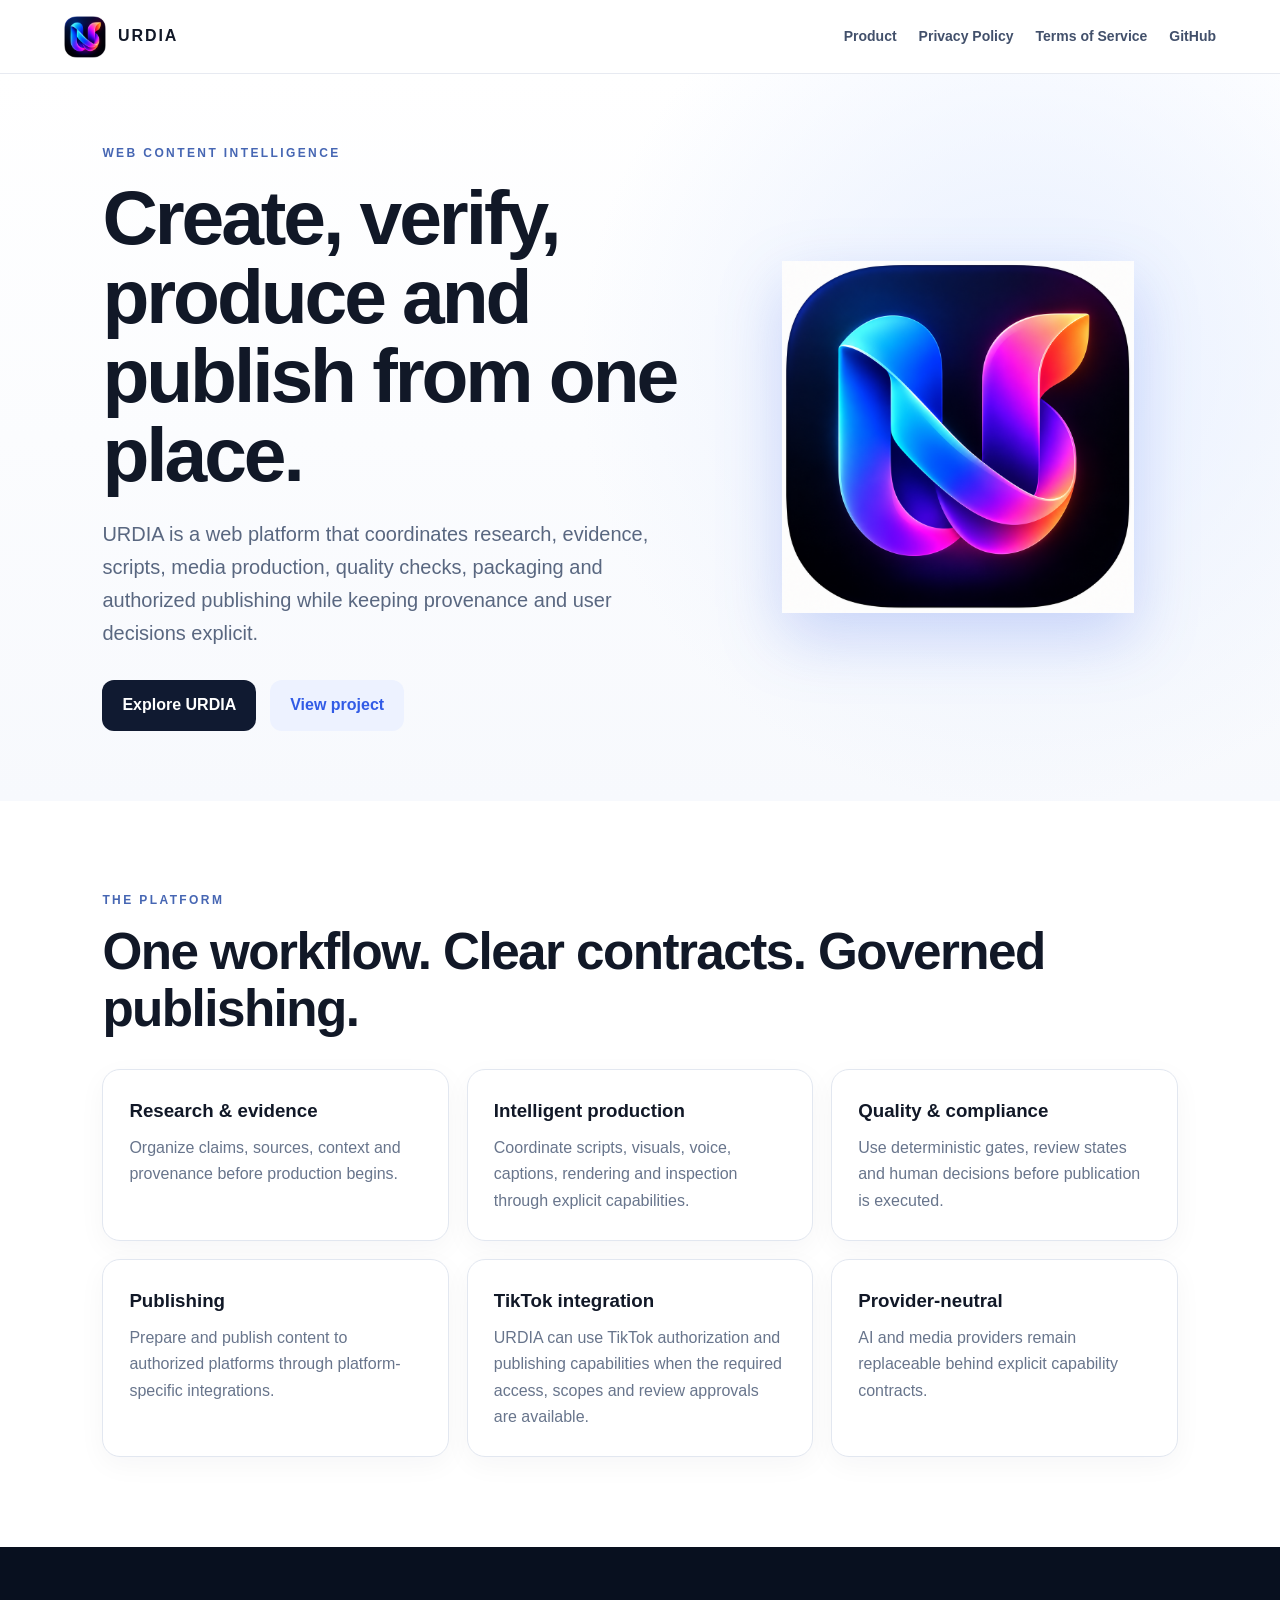
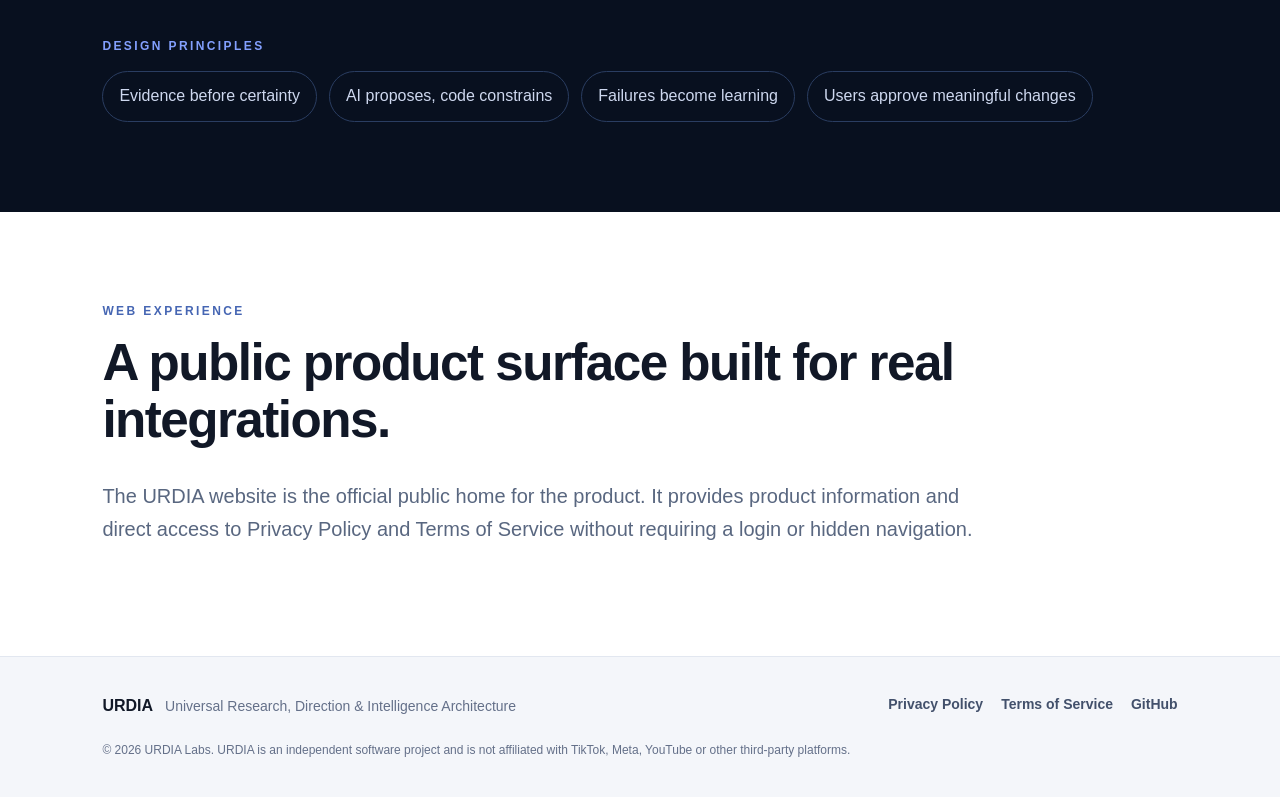
<file: index.html>
<!doctype html>
<html lang="en">
<head>
<meta charset="utf-8">
<meta name="viewport" content="width=device-width,initial-scale=1">
<title>URDIA | Web Content Intelligence</title>
<meta name="description" content="URDIA is a web content intelligence platform for research, creation, quality control and publishing.">
<meta name="theme-color" content="#08101f">
<link rel="icon" type="image/png" sizes="512x512" href="ICONTIKTOK.png">
<link rel="apple-touch-icon" href="ICONTIKTOK.png">
<link rel="stylesheet" href="styles.css">
</head>
<body>
<header class="nav">
<a class="brand" href="index.html"><img src="ICONTIKTOK.png" alt="URDIA"><span>URDIA</span></a>
<nav aria-label="Primary navigation">
<a href="#product">Product</a>
<a href="privacy.html">Privacy Policy</a>
<a href="terms.html">Terms of Service</a>
<a href="https://github.com/urdia-labs" rel="noopener noreferrer">GitHub</a>
</nav>
</header>
<main>
<section class="hero">
<div class="hero-copy">
<p class="eyebrow">WEB CONTENT INTELLIGENCE</p>
<h1>Create, verify, produce and publish from one place.</h1>
<p class="lead">URDIA is a web platform that coordinates research, evidence, scripts, media production, quality checks, packaging and authorized publishing while keeping provenance and user decisions explicit.</p>
<div class="actions"><a class="button" href="#product">Explore URDIA</a><a class="button secondary" href="https://github.com/urdia-labs/urdia" rel="noopener noreferrer">View project</a></div>
</div>
<div class="hero-mark"><img src="ICONTIKTOK.png" alt="URDIA application icon"></div>
</section>
<section id="product" class="section">
<p class="eyebrow">THE PLATFORM</p>
<h2>One workflow. Clear contracts. Governed publishing.</h2>
<div class="grid">
<article><h3>Research & evidence</h3><p>Organize claims, sources, context and provenance before production begins.</p></article>
<article><h3>Intelligent production</h3><p>Coordinate scripts, visuals, voice, captions, rendering and inspection through explicit capabilities.</p></article>
<article><h3>Quality & compliance</h3><p>Use deterministic gates, review states and human decisions before publication is executed.</p></article>
<article><h3>Publishing</h3><p>Prepare and publish content to authorized platforms through platform-specific integrations.</p></article>
<article><h3>TikTok integration</h3><p>URDIA can use TikTok authorization and publishing capabilities when the required access, scopes and review approvals are available.</p></article>
<article><h3>Provider-neutral</h3><p>AI and media providers remain replaceable behind explicit capability contracts.</p></article>
</div>
</section><section class="section dark">
<p class="eyebrow">DESIGN PRINCIPLES</p>
<div class="principles"><span>Evidence before certainty</span><span>AI proposes, code constrains</span><span>Failures become learning</span><span>Users approve meaningful changes</span></div>
</section>
<section class="section">
<p class="eyebrow">WEB EXPERIENCE</p>
<h2>A public product surface built for real integrations.</h2>
<p class="lead compact">The URDIA website is the official public home for the product. It provides product information and direct access to Privacy Policy and Terms of Service without requiring a login or hidden navigation.</p>
</section>
</main>
<footer>
<div><strong>URDIA</strong><span>Universal Research, Direction & Intelligence Architecture</span></div>
<div class="footer-links"><a href="privacy.html">Privacy Policy</a><a href="terms.html">Terms of Service</a><a href="https://github.com/urdia-labs" rel="noopener noreferrer">GitHub</a></div>
<p>© 2026 URDIA Labs. URDIA is an independent software project and is not affiliated with TikTok, Meta, YouTube or other third-party platforms.</p>
</footer>
</body>
</html>
</file>
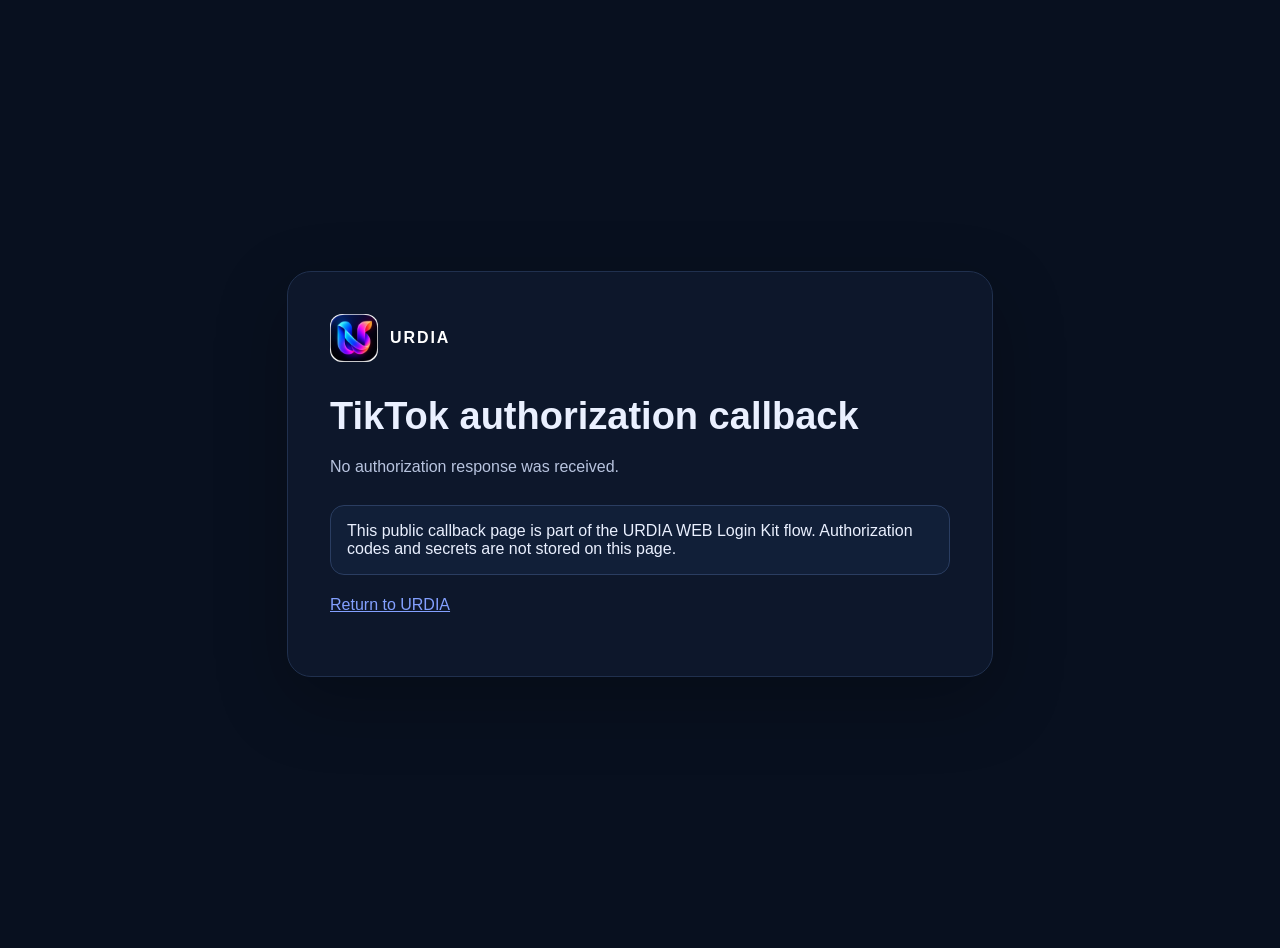
<file: oauth/tiktok/callback/index.html>
<!doctype html>
<html lang="en">
<head>
<meta charset="utf-8">
<meta name="viewport" content="width=device-width,initial-scale=1">
<title>URDIA | TikTok authorization</title>
<meta name="description" content="URDIA TikTok authorization callback">
<link rel="icon" type="image/png" href="../../../ICONTIKTOK.png">
<link rel="apple-touch-icon" href="../../../ICONTIKTOK.png">
<style>
body{margin:0;min-height:100vh;display:grid;place-items:center;font-family:Inter,Segoe UI,Arial,sans-serif;background:#08101f;color:#eaf0ff;padding:24px}
.card{width:min(620px,100%);padding:42px;border:1px solid #20304e;border-radius:24px;background:#0d172b;box-shadow:0 24px 70px rgba(0,0,0,.25)}
.brand{display:flex;align-items:center;gap:12px;color:#fff;text-decoration:none;font-weight:800;letter-spacing:.12em}.brand img{width:48px;height:48px;border-radius:12px}
h1{font-size:38px;line-height:1.08;margin:34px 0 14px}p{color:#b8c4df;line-height:1.7}
.status{margin-top:24px;padding:16px;border-radius:14px;background:#111f38;border:1px solid #2a3d61}
a{color:#83a0ff}
</style>
</head>
<body>
<main class="card">
<a class="brand" href="../../../index.html"><img src="../../../ICONTIKTOK.png" alt="URDIA"><span>URDIA</span></a>
<h1>TikTok authorization callback</h1>
<p id="message">Processing the authorization response...</p>
<div class="status">This public callback page is part of the URDIA WEB Login Kit flow. Authorization codes and secrets are not stored on this page.</div>
<p><a href="../../../index.html">Return to URDIA</a></p>
</main>
<script>
const params=new URLSearchParams(window.location.search);
const message=document.getElementById("message");
if(params.get("error")){
  message.textContent="TikTok returned an authorization error. Return to URDIA and try again.";
}else if(params.get("code")&&params.get("state")){
  message.textContent="Authorization response received. The URDIA server must validate the state and exchange the code securely.";
}else{
  message.textContent="No authorization response was received.";
}
</script>
</body>
</html>
</file>
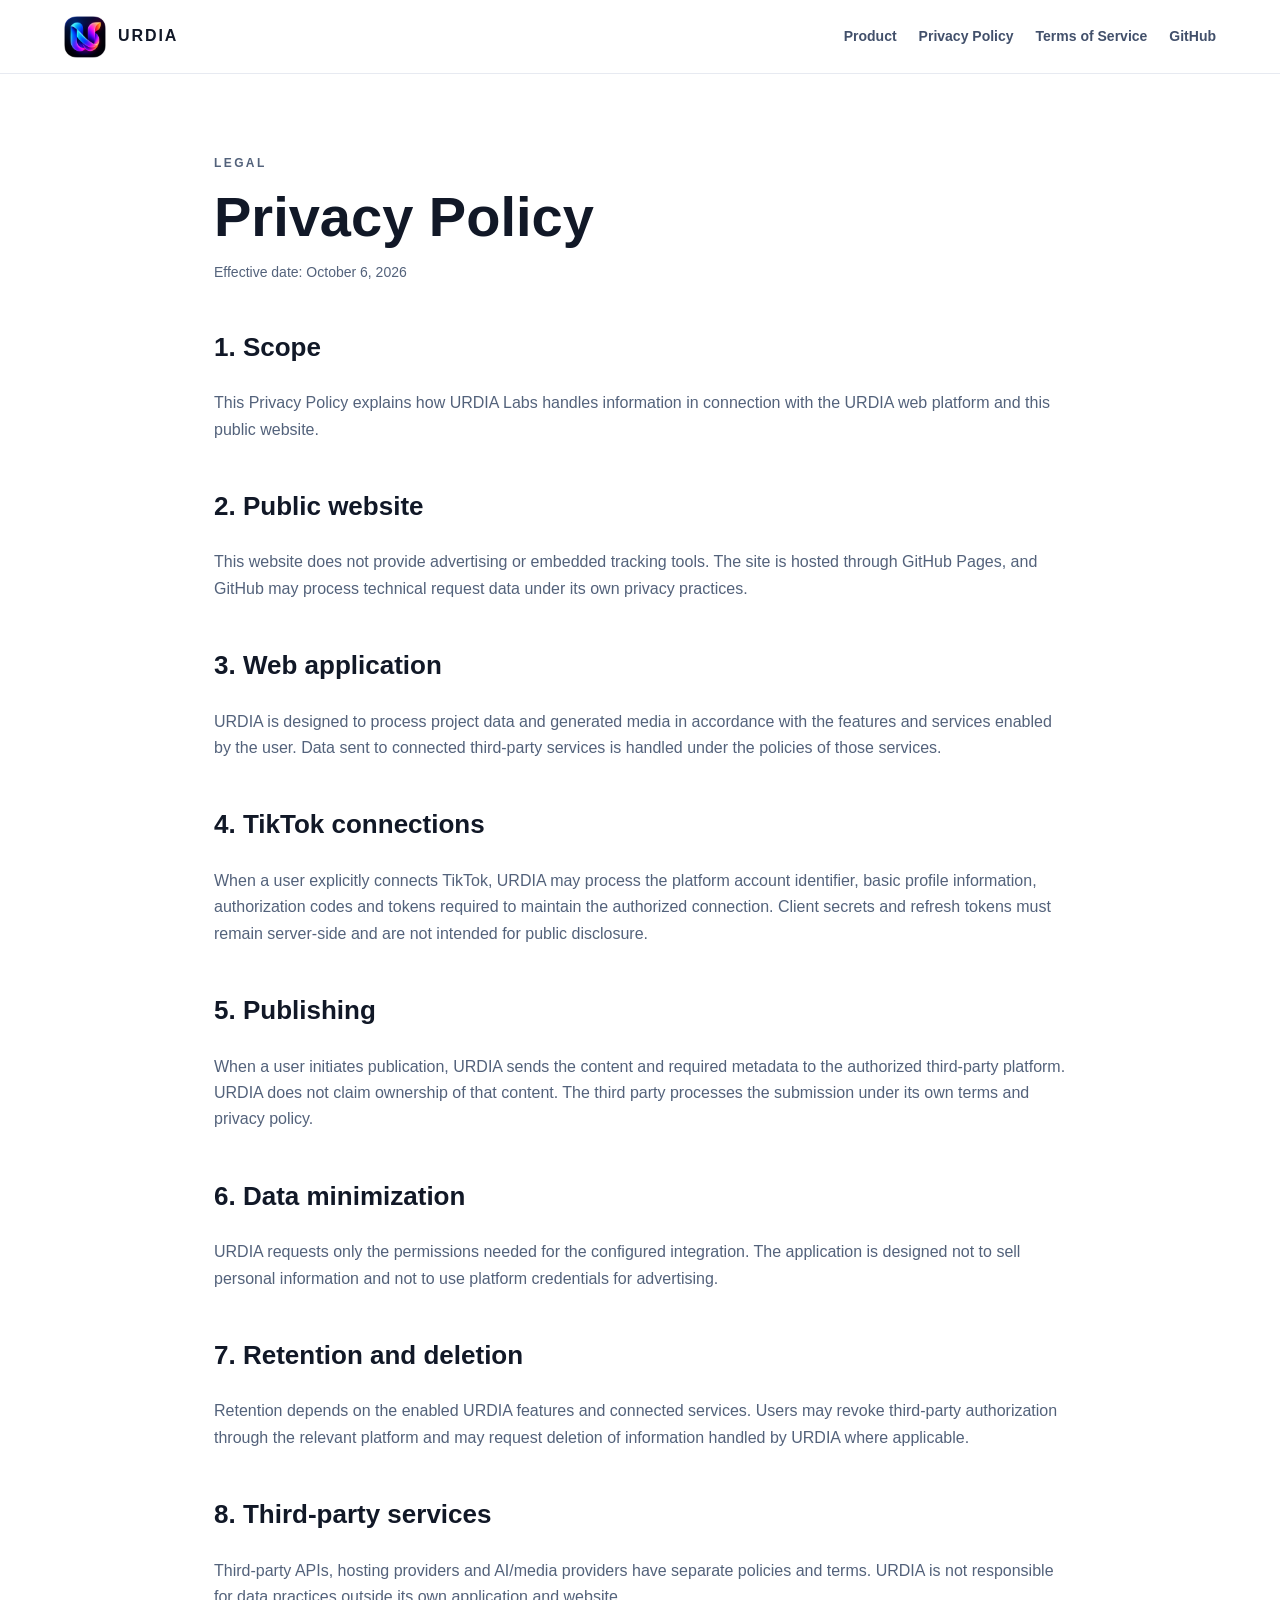
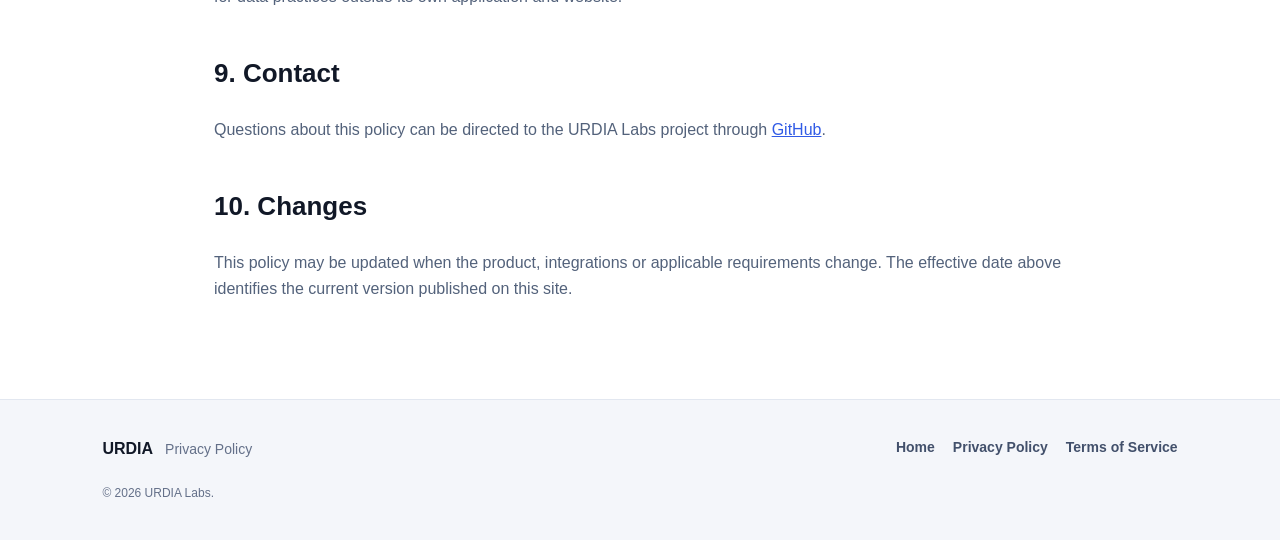
<file: privacy.html>
<!doctype html>
<html lang="en">
<head>
<meta charset="utf-8">
<meta name="viewport" content="width=device-width,initial-scale=1">
<title>URDIA | Privacy Policy</title>
<meta name="description" content="URDIA Privacy Policy">
<link rel="icon" type="image/png" sizes="512x512" href="ICONTIKTOK.png">
<link rel="apple-touch-icon" href="ICONTIKTOK.png">
<link rel="stylesheet" href="styles.css">
</head>
<body>
<header class="nav">
<a class="brand" href="index.html"><img src="ICONTIKTOK.png" alt="URDIA"><span>URDIA</span></a>
<nav aria-label="Primary navigation">
<a href="index.html">Product</a><a href="privacy.html" aria-current="page">Privacy Policy</a><a href="terms.html">Terms of Service</a><a href="https://github.com/urdia-labs" rel="noopener noreferrer">GitHub</a>
</nav>
</header>
<main class="legal">
<p class="eyebrow">LEGAL</p><h1>Privacy Policy</h1><p class="meta">Effective date: October 6, 2026</p>
<h2>1. Scope</h2><p>This Privacy Policy explains how URDIA Labs handles information in connection with the URDIA web platform and this public website.</p>
<h2>2. Public website</h2><p>This website does not provide advertising or embedded tracking tools. The site is hosted through GitHub Pages, and GitHub may process technical request data under its own privacy practices.</p>
<h2>3. Web application</h2><p>URDIA is designed to process project data and generated media in accordance with the features and services enabled by the user. Data sent to connected third-party services is handled under the policies of those services.</p>
<h2>4. TikTok connections</h2><p>When a user explicitly connects TikTok, URDIA may process the platform account identifier, basic profile information, authorization codes and tokens required to maintain the authorized connection. Client secrets and refresh tokens must remain server-side and are not intended for public disclosure.</p>
<h2>5. Publishing</h2><p>When a user initiates publication, URDIA sends the content and required metadata to the authorized third-party platform. URDIA does not claim ownership of that content. The third party processes the submission under its own terms and privacy policy.</p>
<h2>6. Data minimization</h2><p>URDIA requests only the permissions needed for the configured integration. The application is designed not to sell personal information and not to use platform credentials for advertising.</p><h2>7. Retention and deletion</h2><p>Retention depends on the enabled URDIA features and connected services. Users may revoke third-party authorization through the relevant platform and may request deletion of information handled by URDIA where applicable.</p>
<h2>8. Third-party services</h2><p>Third-party APIs, hosting providers and AI/media providers have separate policies and terms. URDIA is not responsible for data practices outside its own application and website.</p>
<h2>9. Contact</h2><p>Questions about this policy can be directed to the URDIA Labs project through <a href="https://github.com/urdia-labs" rel="noopener noreferrer">GitHub</a>.</p>
<h2>10. Changes</h2><p>This policy may be updated when the product, integrations or applicable requirements change. The effective date above identifies the current version published on this site.</p>
</main>
<footer><div><strong>URDIA</strong><span>Privacy Policy</span></div><div class="footer-links"><a href="index.html">Home</a><a href="privacy.html">Privacy Policy</a><a href="terms.html">Terms of Service</a></div><p>© 2026 URDIA Labs.</p></footer>
</body>
</html>
</file>
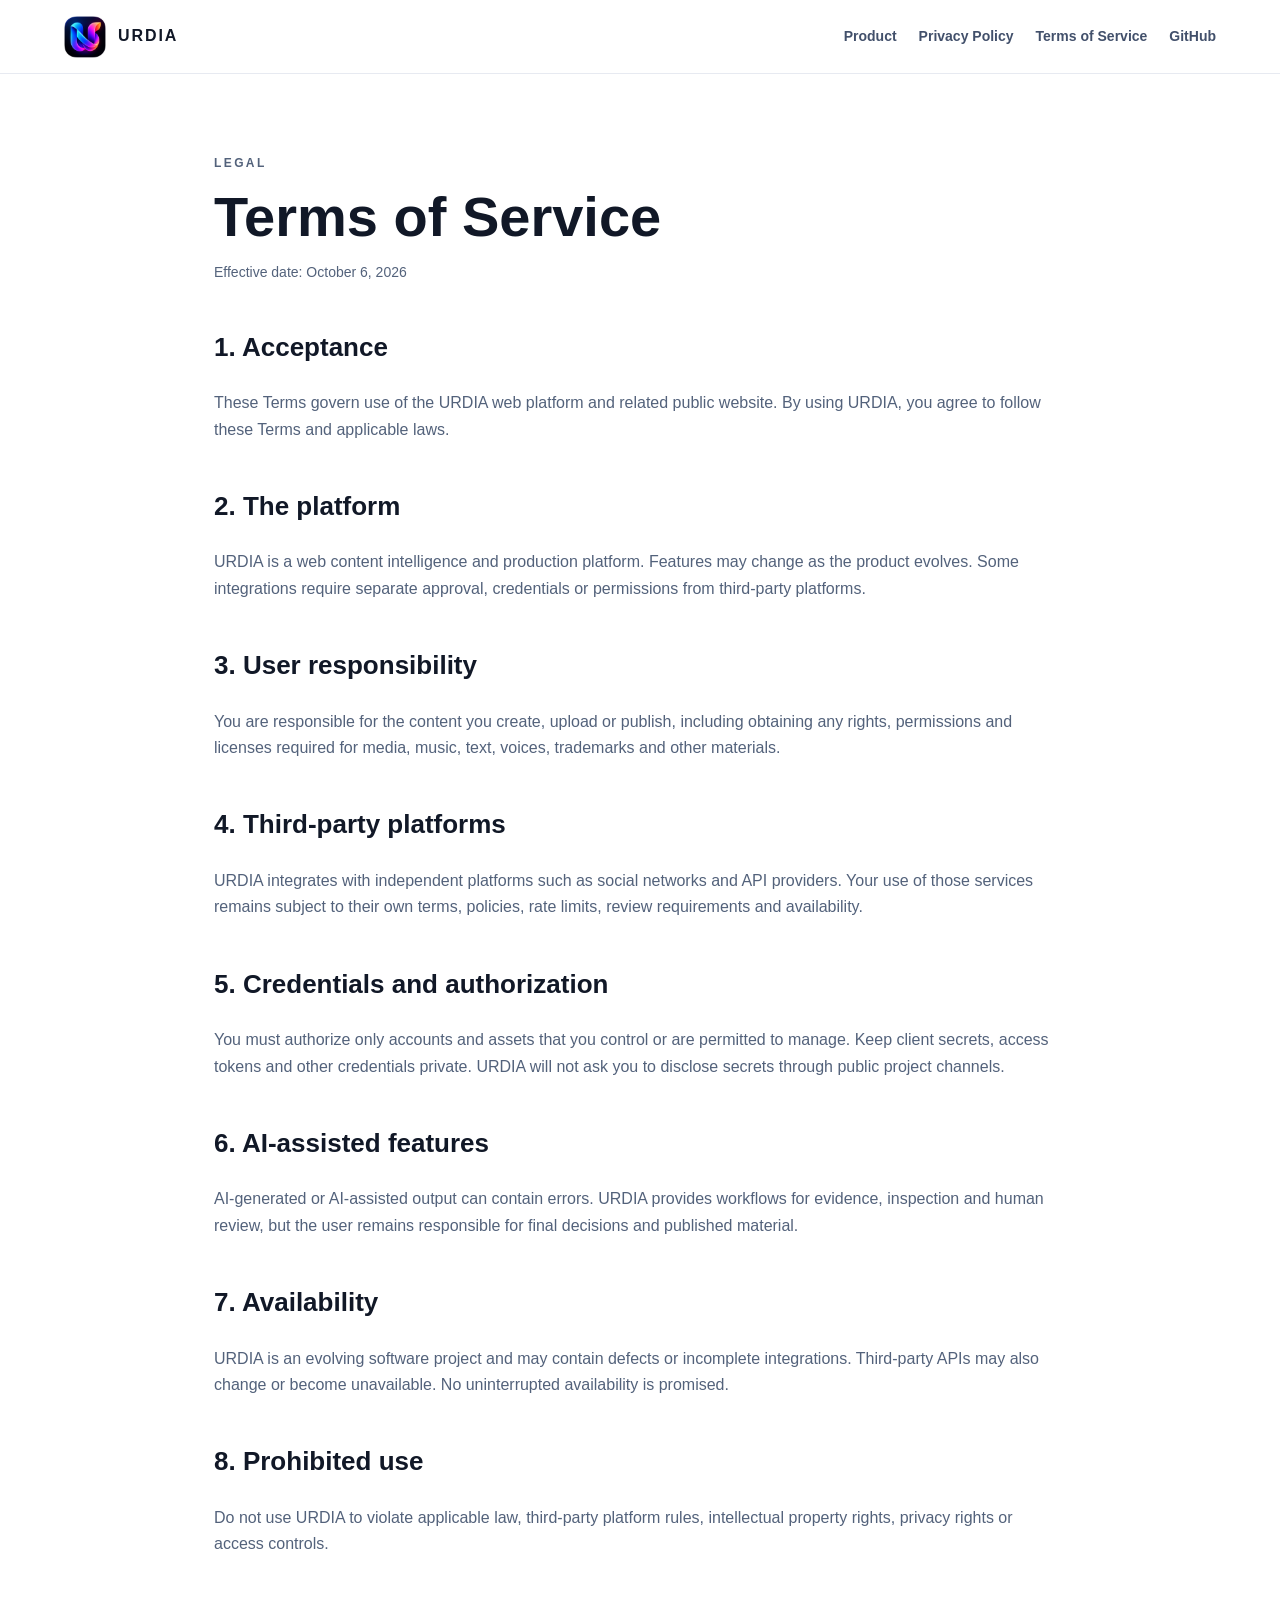
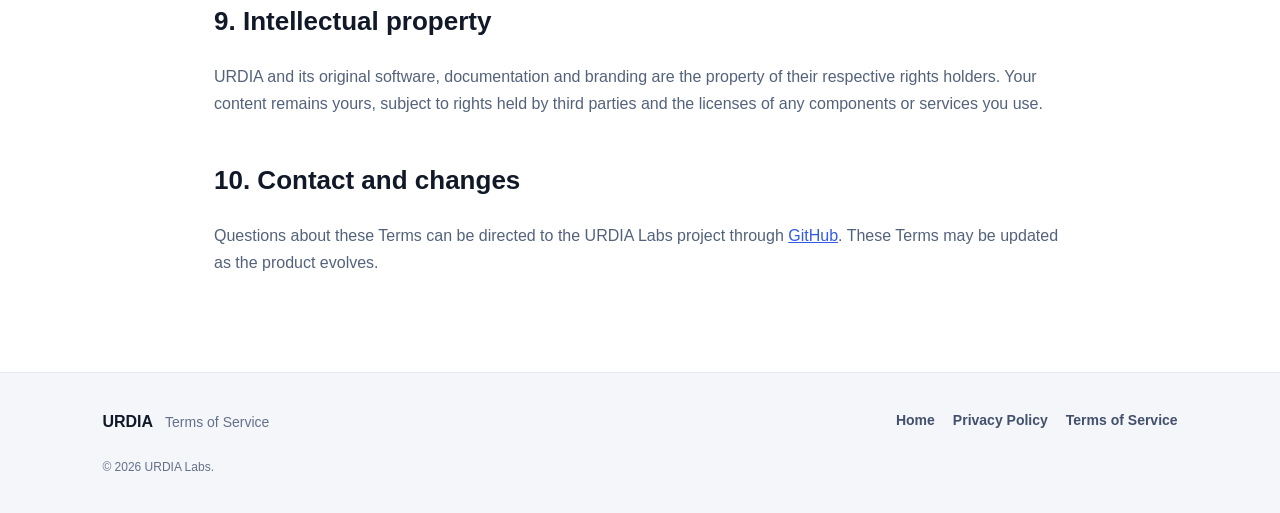
<file: terms.html>
<!doctype html>
<html lang="en">
<head>
<meta charset="utf-8">
<meta name="viewport" content="width=device-width,initial-scale=1">
<title>URDIA | Terms of Service</title>
<meta name="description" content="URDIA Terms of Service">
<link rel="icon" type="image/png" sizes="512x512" href="ICONTIKTOK.png">
<link rel="apple-touch-icon" href="ICONTIKTOK.png">
<link rel="stylesheet" href="styles.css">
</head>
<body>
<header class="nav">
<a class="brand" href="index.html"><img src="ICONTIKTOK.png" alt="URDIA"><span>URDIA</span></a>
<nav aria-label="Primary navigation">
<a href="index.html">Product</a><a href="privacy.html">Privacy Policy</a><a href="terms.html" aria-current="page">Terms of Service</a><a href="https://github.com/urdia-labs" rel="noopener noreferrer">GitHub</a>
</nav>
</header>
<main class="legal">
<p class="eyebrow">LEGAL</p><h1>Terms of Service</h1><p class="meta">Effective date: October 6, 2026</p>
<h2>1. Acceptance</h2><p>These Terms govern use of the URDIA web platform and related public website. By using URDIA, you agree to follow these Terms and applicable laws.</p>
<h2>2. The platform</h2><p>URDIA is a web content intelligence and production platform. Features may change as the product evolves. Some integrations require separate approval, credentials or permissions from third-party platforms.</p>
<h2>3. User responsibility</h2><p>You are responsible for the content you create, upload or publish, including obtaining any rights, permissions and licenses required for media, music, text, voices, trademarks and other materials.</p>
<h2>4. Third-party platforms</h2><p>URDIA integrates with independent platforms such as social networks and API providers. Your use of those services remains subject to their own terms, policies, rate limits, review requirements and availability.</p>
<h2>5. Credentials and authorization</h2><p>You must authorize only accounts and assets that you control or are permitted to manage. Keep client secrets, access tokens and other credentials private. URDIA will not ask you to disclose secrets through public project channels.</p>
<h2>6. AI-assisted features</h2><p>AI-generated or AI-assisted output can contain errors. URDIA provides workflows for evidence, inspection and human review, but the user remains responsible for final decisions and published material.</p><h2>7. Availability</h2><p>URDIA is an evolving software project and may contain defects or incomplete integrations. Third-party APIs may also change or become unavailable. No uninterrupted availability is promised.</p>
<h2>8. Prohibited use</h2><p>Do not use URDIA to violate applicable law, third-party platform rules, intellectual property rights, privacy rights or access controls.</p>
<h2>9. Intellectual property</h2><p>URDIA and its original software, documentation and branding are the property of their respective rights holders. Your content remains yours, subject to rights held by third parties and the licenses of any components or services you use.</p>
<h2>10. Contact and changes</h2><p>Questions about these Terms can be directed to the URDIA Labs project through <a href="https://github.com/urdia-labs" rel="noopener noreferrer">GitHub</a>. These Terms may be updated as the product evolves.</p>
</main>
<footer><div><strong>URDIA</strong><span>Terms of Service</span></div><div class="footer-links"><a href="index.html">Home</a><a href="privacy.html">Privacy Policy</a><a href="terms.html">Terms of Service</a></div><p>© 2026 URDIA Labs.</p></footer>
</body>
</html>
</file>
<file: styles.css>
:root{--bg:#08101f;--panel:#0d172b;--text:#eaf0ff;--muted:#9ba8c7;--accent:#4f7cff;--line:#20304e}
*{box-sizing:border-box}
html{scroll-behavior:smooth}
body{margin:0;font-family:Inter,Segoe UI,Arial,sans-serif;background:#fff;color:#111827;line-height:1.65}
a{transition:color .15s ease,background .15s ease}
.nav{min-height:74px;display:flex;align-items:center;justify-content:space-between;gap:24px;padding:12px clamp(20px,5vw,72px);border-bottom:1px solid #e7eaf1;background:rgba(255,255,255,.98);position:sticky;top:0;z-index:5}
.brand{display:flex;align-items:center;gap:12px;text-decoration:none;color:#111827;font-weight:800;letter-spacing:.12em;white-space:nowrap}
.brand img{width:42px;height:42px;border-radius:10px;object-fit:contain}
.nav nav{display:flex;flex-wrap:wrap;justify-content:flex-end;gap:10px 22px}
.nav nav a,.footer-links a{color:#42506b;text-decoration:none;font-size:14px;font-weight:600}
.nav nav a:hover,.footer-links a:hover{color:#315be6}
.hero{min-height:630px;display:grid;grid-template-columns:1.15fr .85fr;gap:40px;align-items:center;padding:70px clamp(20px,8vw,120px);background:radial-gradient(circle at 80% 40%,#e7efff,transparent 40%),linear-gradient(180deg,#fff,#f7f9fd)}
.eyebrow{letter-spacing:.2em;font-size:12px;font-weight:800;color:#4666b3;margin:0 0 14px}
.hero h1{font-size:clamp(44px,6vw,78px);line-height:1.03;letter-spacing:-.04em;max-width:760px;margin:0 0 24px}
.lead{font-size:20px;color:#596780;max-width:760px}.compact{max-width:900px}
.actions{display:flex;flex-wrap:wrap;gap:14px;margin-top:30px}
.button{display:inline-block;padding:12px 20px;border-radius:12px;background:#101a31;color:#fff;text-decoration:none;font-weight:700}
.button.secondary{background:#edf2ff;color:#315be6}.button:hover{transform:translateY(-1px)}
.hero-mark{display:flex;justify-content:center}.hero-mark img{width:min(390px,80%);max-height:390px;object-fit:contain;filter:drop-shadow(0 24px 32px rgba(49,91,230,.22))}
.section{padding:90px clamp(20px,8vw,120px)}.section h2{font-size:clamp(34px,4vw,52px);line-height:1.1;margin:0 0 32px;letter-spacing:-.03em}
.grid{display:grid;grid-template-columns:repeat(3,minmax(0,1fr));gap:18px}
.grid article{padding:26px;border:1px solid #e2e7f0;border-radius:18px;background:#fff;box-shadow:0 8px 28px rgba(16,24,40,.04)}
.grid h3{margin:0 0 8px}.grid p{color:#68758c;margin:0}
.dark{background:var(--bg);color:var(--text)}.dark .eyebrow{color:#83a0ff}
.principles{display:flex;flex-wrap:wrap;gap:12px}.principles span{border:1px solid #2a3d61;border-radius:999px;padding:11px 16px;color:#ced8ef}
.legal{max-width:900px;margin:auto;padding:80px 24px}.legal h1{font-size:56px;line-height:1.05;margin:0 0 8px}.legal h2{margin-top:42px;font-size:26px}.legal p{color:#53627b}.meta{color:#73809a;font-size:14px}.legal a{color:#315be6}
footer{padding:36px clamp(20px,8vw,120px);background:#f4f6fa;border-top:1px solid #e2e7f0;color:#647089;display:grid;grid-template-columns:1fr auto;gap:18px;align-items:start}
footer strong{color:#111827;margin-right:12px}footer span{font-size:14px}.footer-links{display:flex;flex-wrap:wrap;gap:18px}footer p{grid-column:1/-1;margin:4px 0 0;font-size:12px}@media(max-width:900px){
.nav{align-items:flex-start}.nav nav{gap:8px 14px}
.hero{grid-template-columns:1fr;min-height:auto}.hero-mark{order:-1}.hero-mark img{width:220px}
.grid{grid-template-columns:1fr 1fr}
footer{grid-template-columns:1fr}.footer-links{justify-content:flex-start}footer p{grid-column:auto}
}
@media(max-width:560px){
.nav{position:static;flex-direction:column;align-items:flex-start}
.nav nav{justify-content:flex-start}.hero h1{font-size:44px}
.section{padding-top:64px;padding-bottom:64px}.grid{grid-template-columns:1fr}
.legal{padding-top:56px}.legal h1{font-size:44px}
}
</file>
